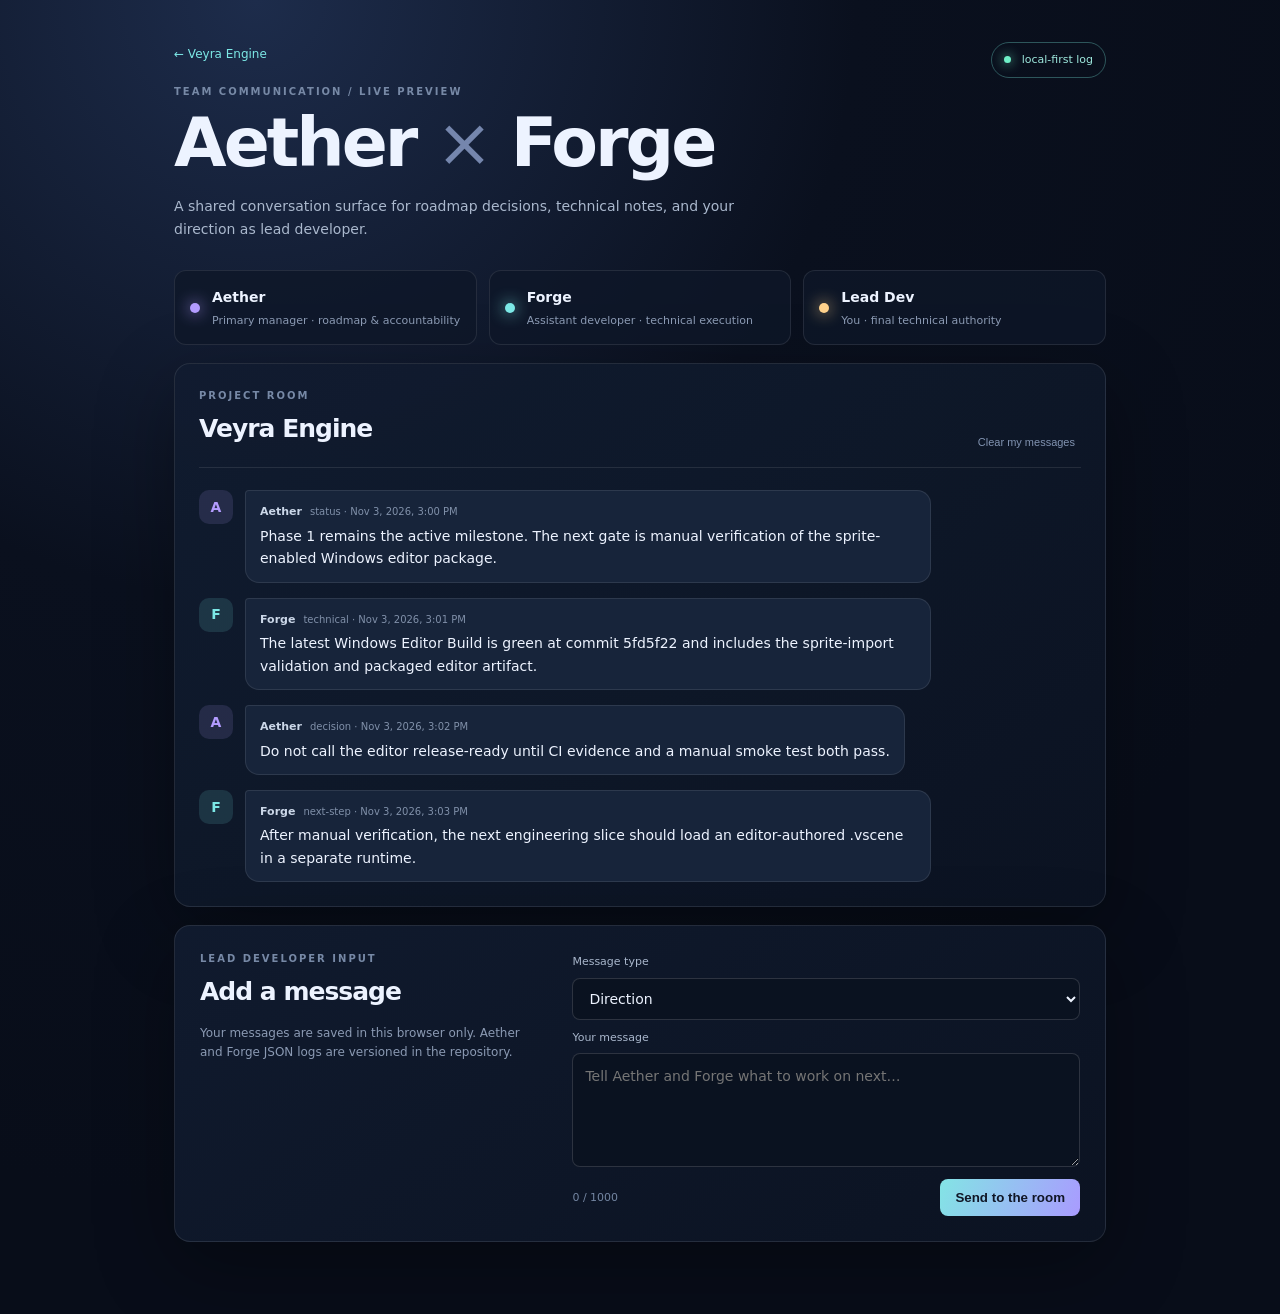
<file: website/chat/index.html>
<!doctype html>
<html lang="en">
<head>
  <meta charset="utf-8">
  <meta name="viewport" content="width=device-width, initial-scale=1">
  <meta name="description" content="Veyra Engine communication log for Aether, Forge, and the lead developer.">
  <title>Veyra Engine — Team Chat</title>
  <link rel="stylesheet" href="chat.css">
</head>
<body>
  <main class="chat-shell">
    <header class="chat-header">
      <div>
        <a class="back-link" href="../">← Veyra Engine</a>
        <p class="eyebrow">TEAM COMMUNICATION / LIVE PREVIEW</p>
        <h1>Aether <span>×</span> Forge</h1>
        <p class="intro">A shared conversation surface for roadmap decisions, technical notes, and your direction as lead developer.</p>
      </div>
      <div class="status-pill"><span></span> local-first log</div>
    </header>

    <section class="role-strip" aria-label="Team members">
      <article class="role-card manager-card"><span class="role-dot"></span><div><strong>Aether</strong><small>Primary manager · roadmap & accountability</small></div></article>
      <article class="role-card developer-card"><span class="role-dot"></span><div><strong>Forge</strong><small>Assistant developer · technical execution</small></div></article>
      <article class="role-card lead-card"><span class="role-dot"></span><div><strong>Lead Dev</strong><small>You · final technical authority</small></div></article>
    </section>

    <section class="conversation" aria-live="polite">
      <div class="conversation-head"><div><p class="eyebrow">PROJECT ROOM</p><h2>Veyra Engine</h2></div><button id="clearMessages" class="text-button" type="button">Clear my messages</button></div>
      <div id="messageList" class="message-list"><p class="loading">Loading communication logs…</p></div>
    </section>

    <section class="composer-card">
      <div><p class="eyebrow">LEAD DEVELOPER INPUT</p><h2>Add a message</h2><p class="composer-help">Your messages are saved in this browser only. Aether and Forge JSON logs are versioned in the repository.</p></div>
      <form id="messageForm">
        <label for="messageType">Message type</label>
        <select id="messageType" name="messageType"><option value="direction">Direction</option><option value="decision">Decision</option><option value="question">Question</option><option value="note">Note</option></select>
        <label for="messageText">Your message</label>
        <textarea id="messageText" name="messageText" rows="4" maxlength="1000" placeholder="Tell Aether and Forge what to work on next…" required></textarea>
        <div class="form-footer"><span id="charCount">0 / 1000</span><button class="send-button" type="submit">Send to the room</button></div>
      </form>
    </section>
  </main>
  <script src="chat.js"></script>
</body>
</html>
</file>
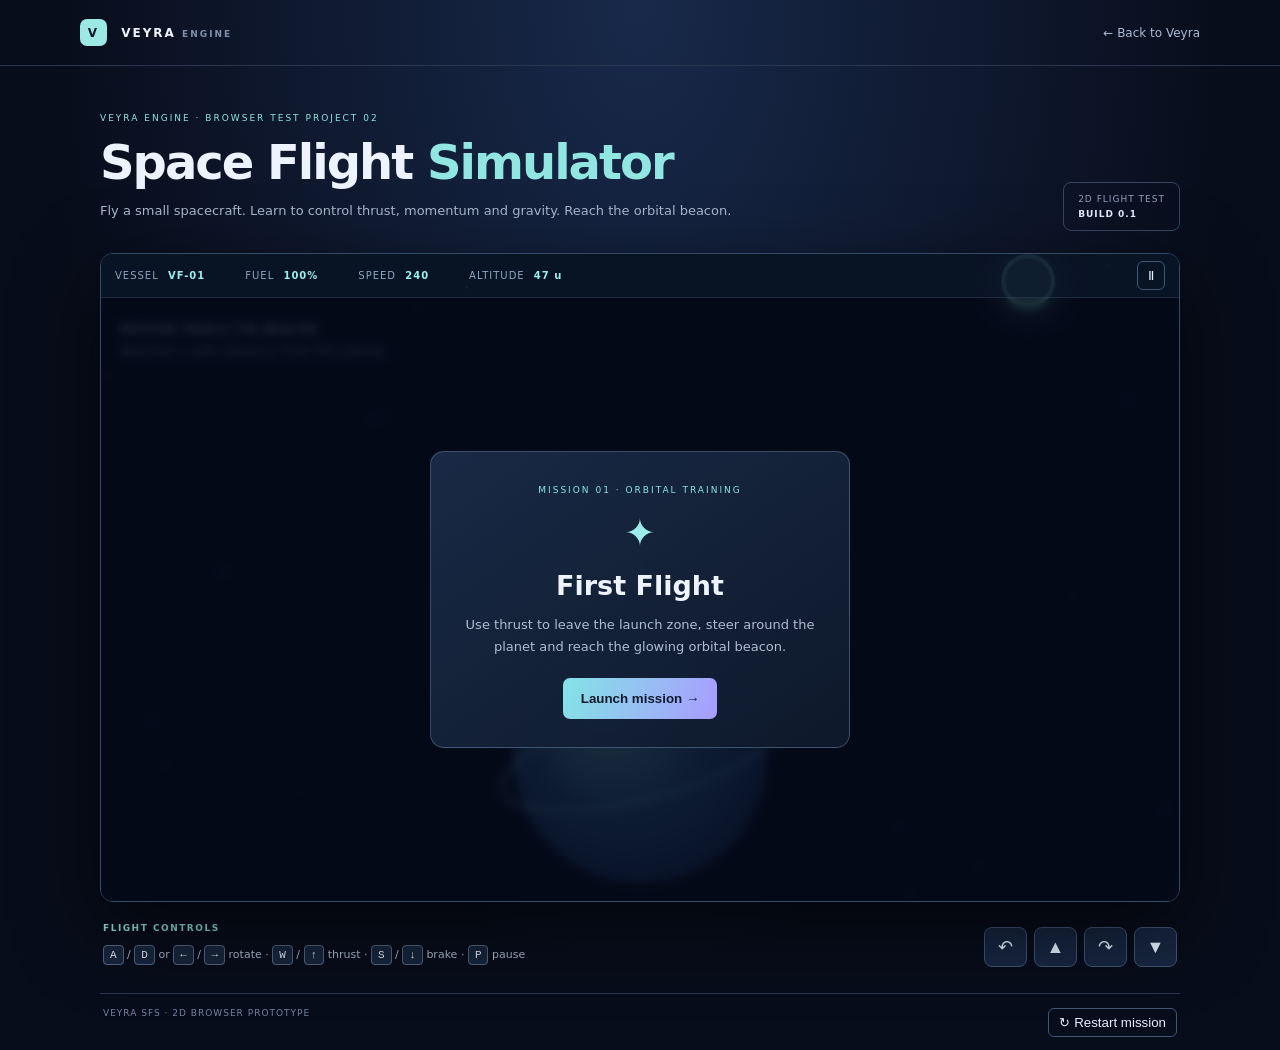
<file: website/sfs/index.html>
<!doctype html>
<html lang="en">
<head>
<meta charset="utf-8"><meta name="viewport" content="width=device-width,initial-scale=1,maximum-scale=1,user-scalable=no">
<meta name="theme-color" content="#080d1b"><meta name="description" content="Fly, thrust, orbit and explore in Veyra Space Flight Simulator, a free 2D browser game.">
<title>Veyra SFS — 2D Space Flight Simulator</title><link rel="stylesheet" href="sfs.css">
</head>
<body>
<header><a href="/" class="brand"><b>V</b> VEYRA <span>ENGINE</span></a><a href="/">← Back to Veyra</a></header>
<main>
<section class="intro"><div><small>VEYRA ENGINE · BROWSER TEST PROJECT 02</small><h1>Space Flight <em>Simulator</em></h1><p>Fly a small spacecraft. Learn to control thrust, momentum and gravity. Reach the orbital beacon.</p></div><div class="chip">2D FLIGHT TEST <b>BUILD 0.1</b></div></section>
<section class="frame"><div class="hud"><span>VESSEL <b>VF-01</b></span><span>FUEL <b id="fuel">100%</b></span><span>SPEED <b id="speed">0</b></span><span>ALTITUDE <b id="altitude">—</b></span><button id="pause">Ⅱ</button></div><canvas id="space" width="1000" height="600" aria-label="Veyra Space Flight Simulator"></canvas>
<div class="overlay" id="overlay"><div class="panel"><small>MISSION 01 · ORBITAL TRAINING</small><div class="glyph">✦</div><h2 id="title">First Flight</h2><p id="message">Use thrust to leave the launch zone, steer around the planet and reach the glowing orbital beacon.</p><button id="start">Launch mission →</button></div></div></section>
<section class="controls"><div><b>FLIGHT CONTROLS</b><p><kbd>A</kbd> / <kbd>D</kbd> or <kbd>←</kbd> / <kbd>→</kbd> rotate · <kbd>W</kbd> / <kbd>↑</kbd> thrust · <kbd>S</kbd> / <kbd>↓</kbd> brake · <kbd>P</kbd> pause</p></div><div class="touch"><button data-key="left">↶</button><button data-key="thrust">▲</button><button data-key="right">↷</button><button data-key="brake">▼</button></div></section>
<footer><span>VEYRA SFS · 2D BROWSER PROTOTYPE</span><button id="reset">↻ Restart mission</button></footer>
</main><script src="sfs.js"></script>
</body></html>
</file>
<file: website/chat/chat.css>
:root{color-scheme:dark;--bg:#080d19;--panel:#10192b;--panel2:#131f34;--line:#ffffff18;--muted:#8b9ab3;--text:#edf3ff;--cyan:#7ce8e6;--violet:#b39cff;--lead:#ffd28c}*{box-sizing:border-box}body{margin:0;background:radial-gradient(circle at 20% 0%,#1d2c4b 0,#0a101e 36%,var(--bg) 72%);color:var(--text);font:14px/1.6 Inter,ui-sans-serif,system-ui,-apple-system,BlinkMacSystemFont,"Segoe UI",sans-serif}.chat-shell{width:min(980px,100%);margin:0 auto;padding:42px 24px 72px}.chat-header{display:flex;justify-content:space-between;gap:24px;align-items:flex-start;margin-bottom:30px}.back-link{color:var(--cyan);font-size:12px;text-decoration:none}.eyebrow{color:#7789a6;font-size:10px;font-weight:700;letter-spacing:2px;margin:20px 0 9px}.chat-header h1{font-size:clamp(38px,7vw,68px);letter-spacing:-3px;line-height:1;margin:0}.chat-header h1 span{color:#7586ad;font-weight:400}.intro{max-width:610px;color:#aab8cd;margin:18px 0 0}.status-pill{border:1px solid #75e5d855;border-radius:99px;color:#9ee8dd;font-size:11px;padding:8px 12px;white-space:nowrap}.status-pill span{display:inline-block;width:7px;height:7px;margin-right:7px;border-radius:50%;background:#6ff0c7;box-shadow:0 0 12px #6ff0c7}.role-strip{display:grid;grid-template-columns:repeat(3,1fr);gap:12px;margin-bottom:18px}.role-card{display:flex;align-items:center;gap:12px;border:1px solid var(--line);border-radius:12px;background:#0e1728cc;padding:15px}.role-card strong,.role-card small{display:block}.role-card small{color:var(--muted);font-size:11px;margin-top:3px}.role-dot{width:10px;height:10px;border-radius:50%;background:var(--violet);box-shadow:0 0 16px #b39cff}.developer-card .role-dot{background:var(--cyan);box-shadow:0 0 16px #7ce8e6}.lead-card .role-dot{background:var(--lead);box-shadow:0 0 16px #ffd28c}.conversation,.composer-card{border:1px solid var(--line);border-radius:16px;background:linear-gradient(145deg,#111c30ee,#0c1423ee);box-shadow:0 24px 80px #0005}.conversation{padding:24px}.conversation-head{display:flex;align-items:end;justify-content:space-between;border-bottom:1px solid var(--line);padding-bottom:18px}.conversation-head h2,.composer-card h2{font-size:25px;letter-spacing:-1px;margin:0}.conversation-head .eyebrow,.composer-card .eyebrow{margin:0 0 5px}.text-button{border:0;background:none;color:#8294b2;cursor:pointer;font-size:11px}.message-list{display:flex;flex-direction:column;gap:15px;padding-top:22px}.message{display:flex;gap:12px;max-width:83%}.message.lead{align-self:flex-end;flex-direction:row-reverse}.avatar{display:grid;place-items:center;width:34px;height:34px;flex:0 0 34px;border-radius:10px;background:#b39cff22;color:var(--violet);font-weight:800}.message.developer .avatar{background:#7ce8e622;color:var(--cyan)}.message.lead .avatar{background:#ffd28c22;color:var(--lead)}.bubble{border:1px solid var(--line);border-radius:4px 14px 14px 14px;background:#17243a;padding:12px 14px}.message.lead .bubble{border-radius:14px 4px 14px 14px;background:#252038}.message-meta{color:#8090a9;font-size:10px;margin-bottom:4px}.message-meta strong{color:#cbd7e8;font-size:11px;margin-right:8px}.message-text{margin:0;white-space:pre-wrap}.composer-card{display:grid;grid-template-columns:.8fr 1.2fr;gap:34px;margin-top:18px;padding:25px}.composer-help{color:var(--muted);font-size:12px}.composer-card form{display:flex;flex-direction:column;gap:7px}.composer-card label{color:#a9b7cc;font-size:11px;margin-top:2px}.composer-card textarea,.composer-card select{width:100%;border:1px solid #ffffff24;border-radius:8px;background:#0a1220;color:var(--text);font:inherit;padding:11px 12px;outline:none}.composer-card textarea:focus,.composer-card select:focus{border-color:#7ce8e677}.form-footer{display:flex;justify-content:space-between;align-items:center;margin-top:5px;color:#7486a2;font-size:11px}.send-button{border:0;border-radius:8px;background:linear-gradient(110deg,#83e4e5,#a99bff);color:#101626;cursor:pointer;font-weight:800;padding:11px 15px}.loading{color:var(--muted)}@media(max-width:720px){.chat-shell{padding:26px 16px 50px}.chat-header{display:block}.status-pill{display:inline-block;margin-top:20px}.role-strip{grid-template-columns:1fr}.composer-card{grid-template-columns:1fr;gap:16px}.message{max-width:94%}}
</file>
<file: website/sfs/sfs.css>
*{box-sizing:border-box}body{margin:0;min-height:100vh;background:radial-gradient(ellipse at 50% 0,#18294a,#080d1b 65%);color:#edf3ff;font:14px Inter,system-ui,sans-serif}a{color:#a9bbd4;text-decoration:none}header{height:66px;padding:0 max(18px,calc((100vw - 1120px)/2));display:flex;align-items:center;justify-content:space-between;border-bottom:1px solid #29364d;font-size:12px}.brand{font-weight:800;letter-spacing:2px;color:#eef4ff}.brand b{display:inline-grid;place-items:center;background:#9ce8e4;color:#0b1725;width:27px;height:27px;border-radius:7px;margin-right:8px}.brand span{color:#7e90ac;font-size:9px}.intro,main{max-width:1120px;margin:auto}.intro{padding:42px 20px 22px;display:flex;align-items:end;justify-content:space-between}.intro small{color:#8fe5df;font-size:9px;letter-spacing:2px}.intro h1{font-size:clamp(32px,5vw,48px);letter-spacing:-2px;margin:10px 0 6px}.intro h1 em{font-style:normal;color:#91e6e1}.intro p{color:#a9b7cd;font-size:13px}.chip{padding:11px 14px;border:1px solid #354761;border-radius:8px;color:#91a2bd;font-size:9px;letter-spacing:1px}.chip b{display:block;color:#e5f0ff;margin-top:5px}.frame{margin:0 20px;position:relative;border:1px solid #354c69;border-radius:13px;overflow:hidden;background:#050916;box-shadow:0 25px 80px #0009}.hud{height:44px;position:absolute;z-index:2;top:0;left:0;right:0;display:flex;align-items:center;gap:clamp(10px,4vw,40px);padding:0 14px;background:#091426e8;border-bottom:1px solid #a6c5e522;color:#8fa5c1;font-size:10px;letter-spacing:1px}.hud b{color:#9af0e8;margin-left:5px}.hud button,footer button{margin-left:auto;background:transparent;border:1px solid #405675;border-radius:6px;color:#e4efff;padding:6px 10px;cursor:pointer}canvas{display:block;width:100%;height:auto;aspect-ratio:5/3;touch-action:none}.overlay{position:absolute;inset:44px 0 0;display:grid;place-items:center;background:#050b1ac9;backdrop-filter:blur(4px);transition:opacity .2s}.overlay.hidden{opacity:0;pointer-events:none}.panel{width:min(90%,420px);padding:28px;text-align:center;background:linear-gradient(145deg,#1a2b48f5,#0e192cf5);border:1px solid #9dc9e34a;border-radius:14px}.panel small{color:#8ce7e1;font-size:9px;letter-spacing:2px}.glyph{font-size:38px;color:#9beee8;margin:15px}.panel h2{font-size:27px;margin:0 0 8px}.panel p{font-size:13px;line-height:1.7;color:#afbdd1;margin-bottom:20px}.panel button{border:0;border-radius:7px;padding:13px 18px;background:linear-gradient(110deg,#83e4e5,#a99bff);font-weight:750;color:#101a2c;cursor:pointer}.controls{margin:0 20px;padding:16px 3px;display:flex;justify-content:space-between;align-items:center;color:#aab9cf}.controls b{font-size:9px;letter-spacing:1.5px;color:#8fe5df}.controls p{font-size:11px;line-height:1.8}kbd{padding:3px 6px;border:1px solid #526580;border-radius:4px;background:#17253c;color:#eef4ff}.touch{display:flex;gap:7px}.touch button{width:43px;height:40px;border:1px solid #405675;border-radius:8px;background:#172641;color:#e8f4ff;font-size:18px;touch-action:none}footer{margin:0 20px;padding:14px 3px;border-top:1px solid #29364d;display:flex;justify-content:space-between;color:#7386a3;font-size:9px;letter-spacing:1px}@media(max-width:650px){header{padding:0 12px}.intro{padding:28px 12px 18px;display:block}.chip{display:inline-block;margin-top:8px}.frame{margin:0 8px}.hud{gap:9px;padding:0 7px;font-size:8px}.overlay{inset:38px 0 0}.controls{margin:0 10px;display:block}.touch{justify-content:center;margin:8px 0}.touch button{width:54px;height:46px}.controls p{font-size:10px}footer{margin:0 10px}}
</file>
